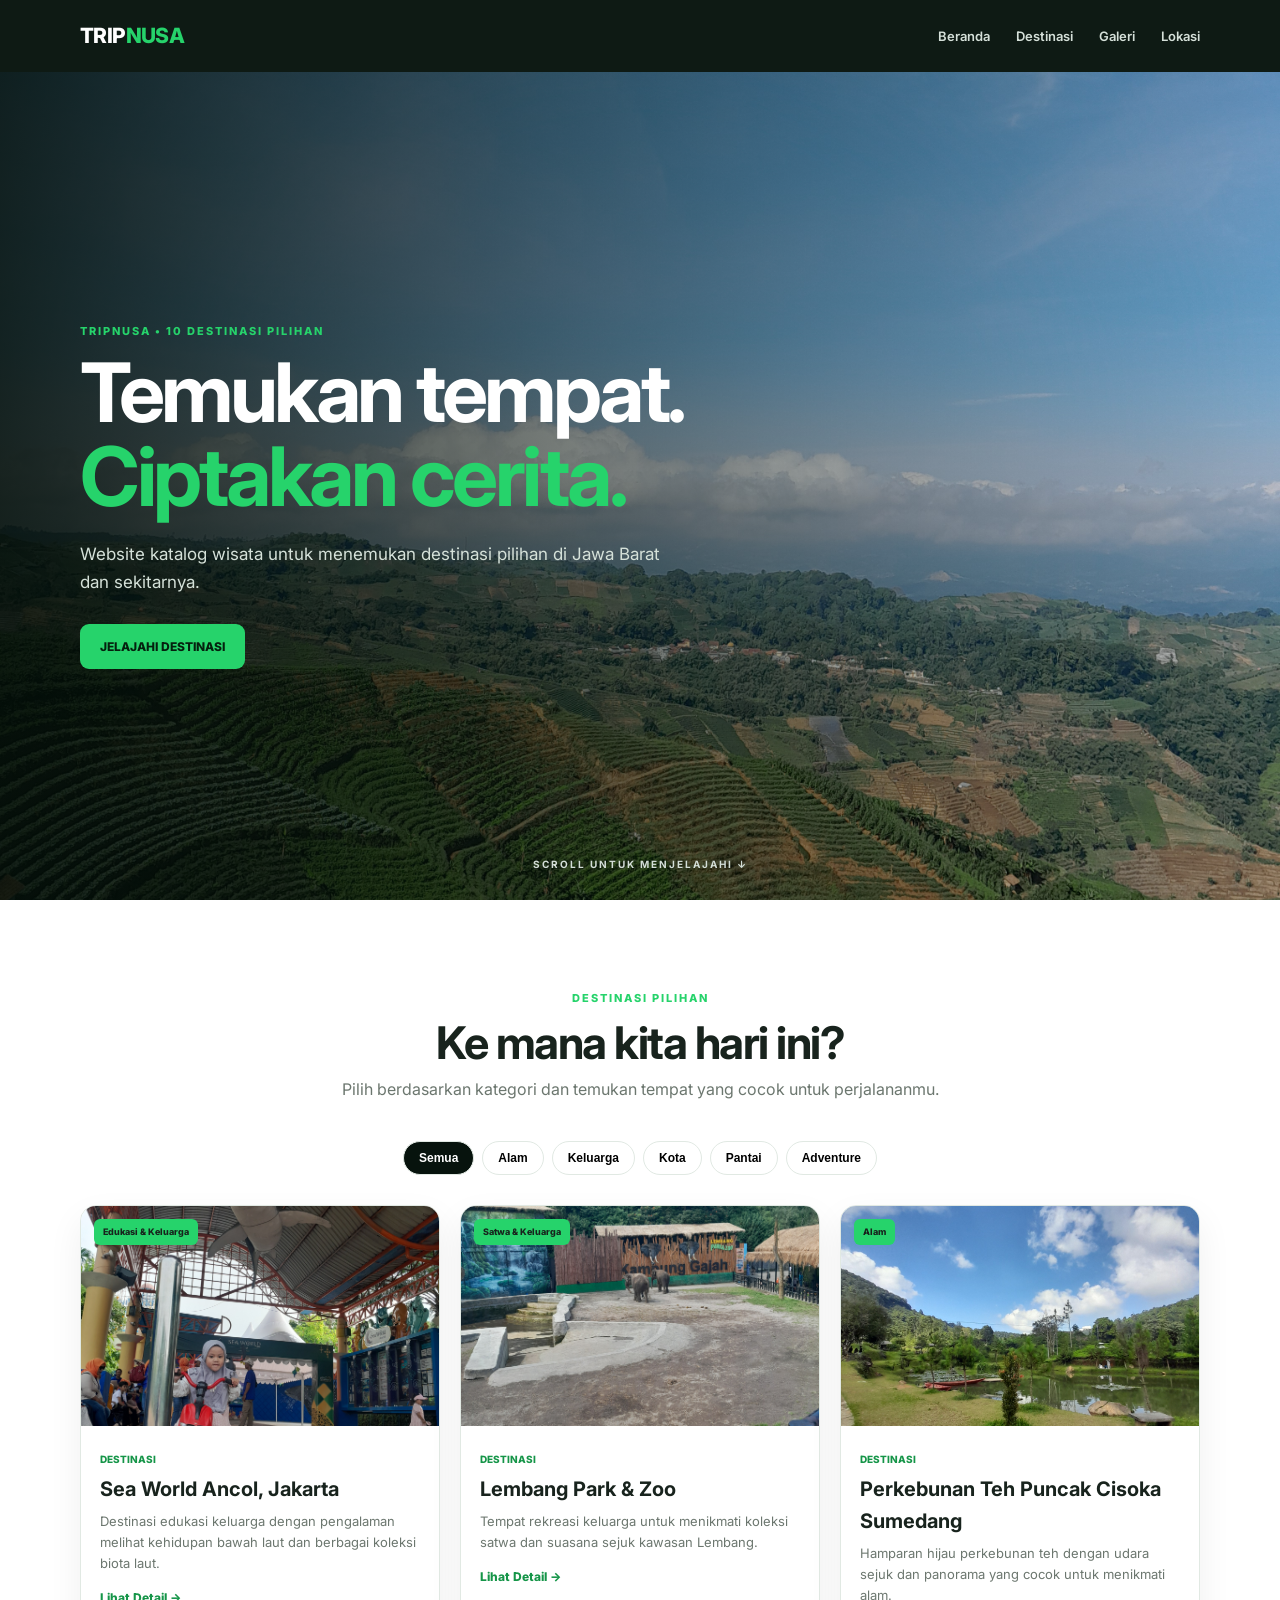
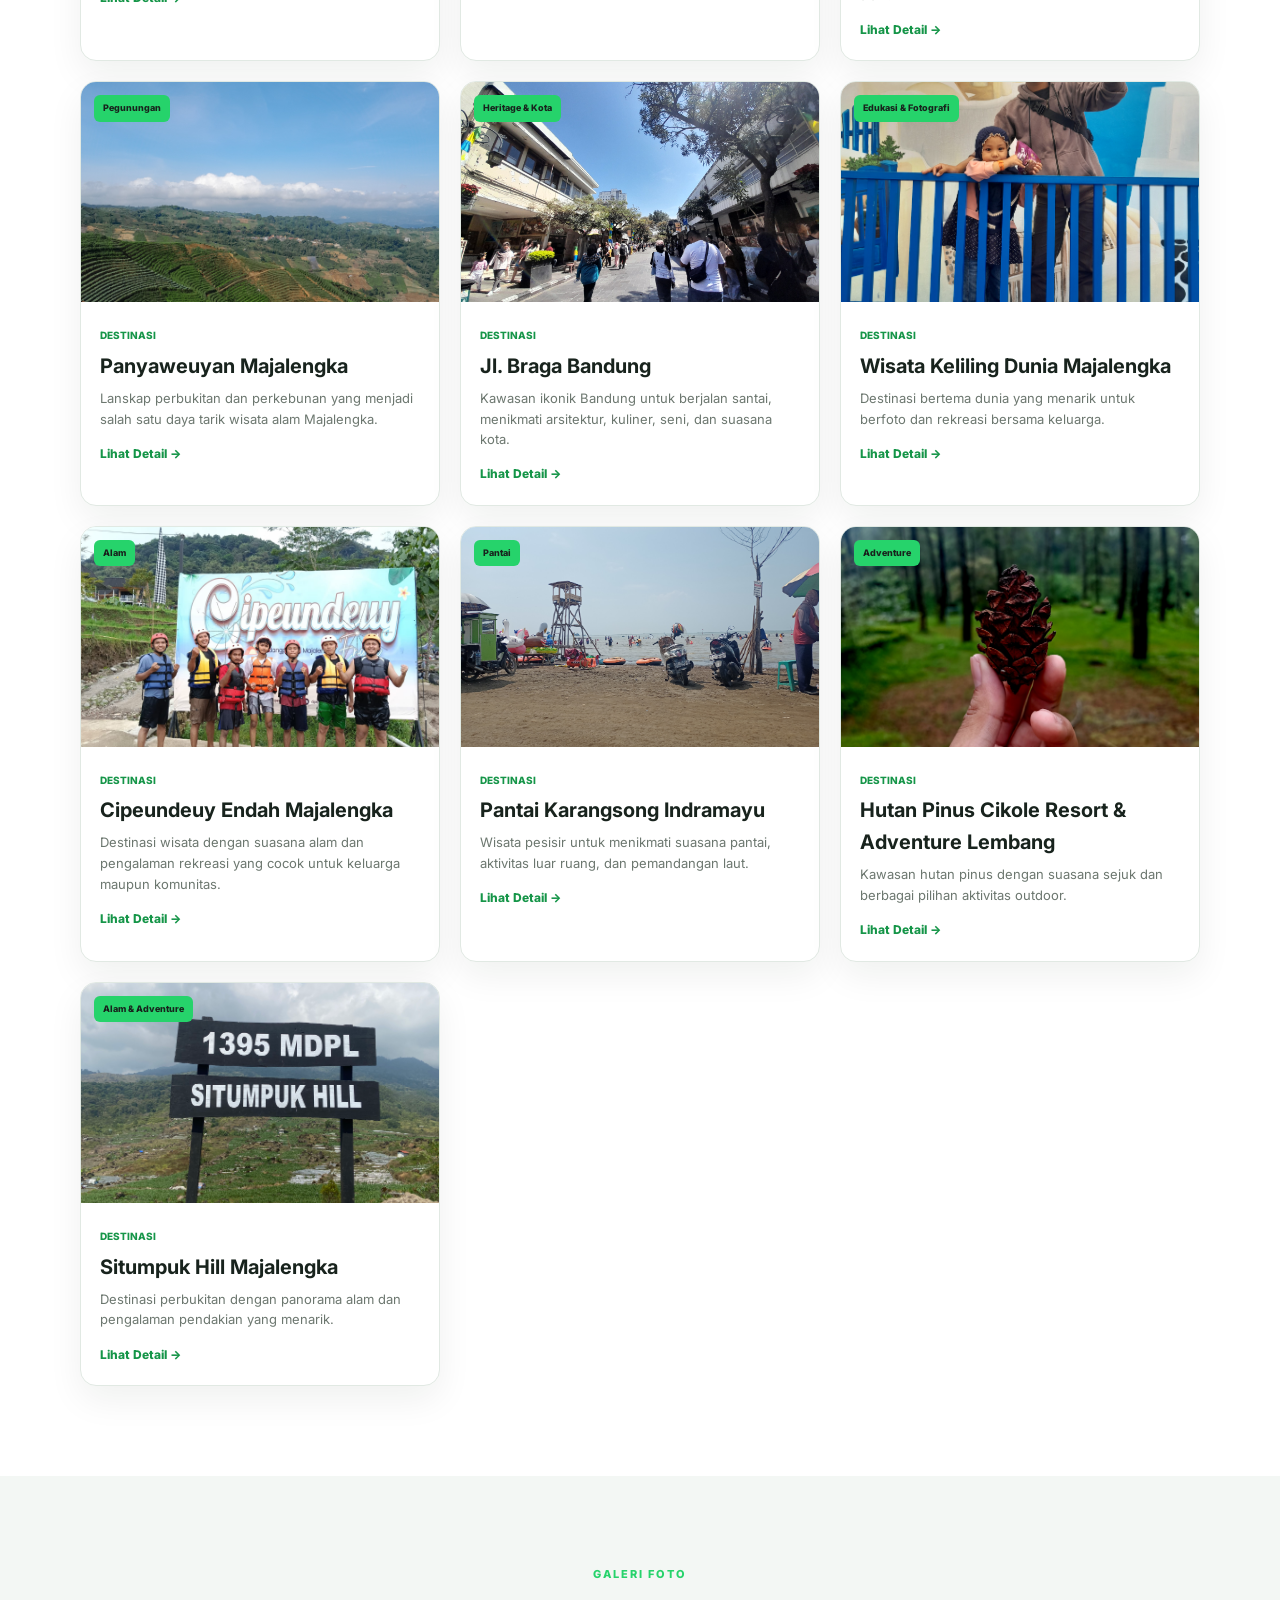
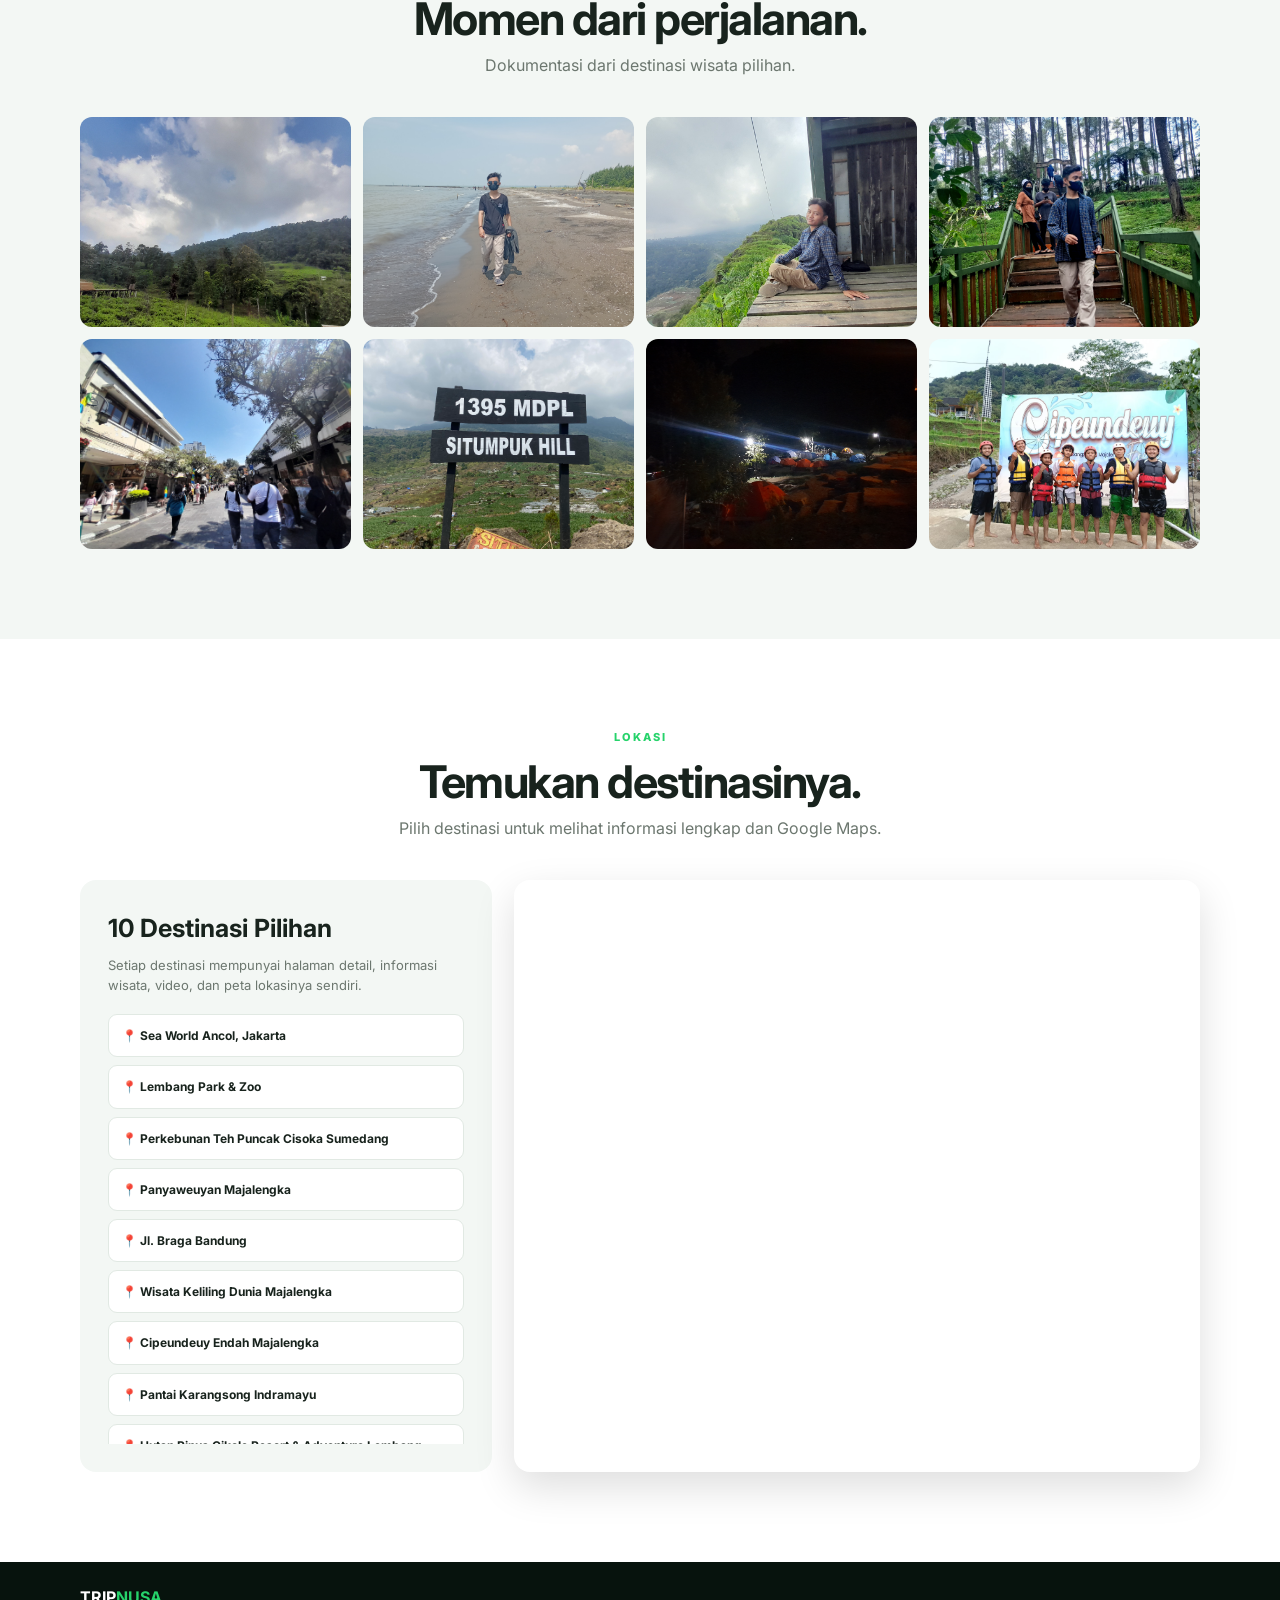
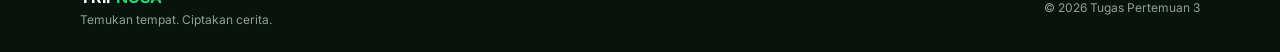
<file: PENGEMBANGAN APLIKASI BERBASIS WEB/TUGAS 3/index.html>
<!doctype html>
<html lang="id">
<head>
<meta charset="UTF-8">
<meta name="viewport" content="width=device-width, initial-scale=1.0">
<title>TRIPNUSA — Destinasi Wisata</title>
<link rel="stylesheet" href="css/style.css">
</head>
<body>
<header class="nav">
  <div class="wrap navin">
    <a class="brand" href="#beranda">TRIP<span>NUSA</span></a>
    <button id="menuBtn" aria-label="Buka menu">☰</button>
    <nav id="nav">
      <a href="#beranda">Beranda</a>
      <a href="#destinasi">Destinasi</a>
      <a href="#galeri">Galeri</a>
      <a href="#lokasi">Lokasi</a>
    </nav>
  </div>
</header>

<section class="hero" id="beranda">
  <div class="heroShade"></div>
  <div class="wrap heroIn">
    <p class="eyebrow">TRIPNUSA • 10 DESTINASI PILIHAN</p>
    <h1>Temukan tempat.<br><em>Ciptakan cerita.</em></h1>
    <p>Website katalog wisata untuk menemukan destinasi pilihan di Jawa Barat dan sekitarnya.</p>
    <a class="btn" href="#destinasi">JELAJAHI DESTINASI</a>
  </div>
  <div class="heroScroll">SCROLL UNTUK MENJELAJAHI ↓</div>
</section>

<section class="section" id="destinasi">
  <div class="wrap">
    <div class="heading">
      <p class="eyebrow">DESTINASI PILIHAN</p>
      <h2>Ke mana kita hari ini?</h2>
      <p>Pilih berdasarkan kategori dan temukan tempat yang cocok untuk perjalananmu.</p>
    </div>
    <div class="filters">
      <button class="filter active" data-filter="all">Semua</button>
      <button class="filter" data-filter="alam">Alam</button>
      <button class="filter" data-filter="keluarga">Keluarga</button>
      <button class="filter" data-filter="kota">Kota</button>
      <button class="filter" data-filter="pantai">Pantai</button>
      <button class="filter" data-filter="adventure">Adventure</button>
    </div>
    <div class="grid" id="destinationGrid"></div>
  </div>
</section>



<section class="section soft" id="galeri">
  <div class="wrap">
    <div class="heading">
      <p class="eyebrow">GALERI FOTO</p>
      <h2>Momen dari perjalanan.</h2>
      <p>Dokumentasi dari destinasi wisata pilihan.</p>
    </div>
    <div class="gallery" id="gallery"></div>
  </div>
</section>

<section class="section" id="lokasi">
  <div class="wrap">
    <div class="heading">
      <p class="eyebrow">LOKASI</p>
      <h2>Temukan destinasinya.</h2>
      <p>Pilih destinasi untuk melihat informasi lengkap dan Google Maps.</p>
    </div>
    <div class="location">
      <div class="locationInfo">
        <h3>10 Destinasi Pilihan</h3>
        <p>Setiap destinasi mempunyai halaman detail, informasi wisata, video, dan peta lokasinya sendiri.</p>
        <div class="locationList" id="locationList"></div>
      </div>
      <div class="map"><iframe src="https://www.google.com/maps?q=Majalengka%2C%20Jawa%20Barat&output=embed" loading="lazy"></iframe></div>
    </div>
  </div>
</section>

<footer>
  <div class="wrap foot">
    <div><b>TRIP<span>NUSA</span></b><p>Temukan tempat. Ciptakan cerita.</p></div>
    <p>© 2026 Tugas Pertemuan 3</p>
  </div>
</footer>
<script src="js/script.js"></script>
</body>
</html>
</file>
<file: PENGEMBANGAN APLIKASI BERBASIS WEB/TUGAS 3/css/style.css>
@import url('https://fonts.googleapis.com/css2?family=Inter:wght@400;500;600;700;800&display=swap');
:root{--g:#26d36b;--d:#07130d;--d2:#0d2116;--t:#18231d;--m:#6c776f;--s:#f3f7f4;--l:#e1e9e3}
*{box-sizing:border-box;margin:0;padding:0;scroll-behavior:smooth}
body{font-family:Inter,Arial,sans-serif;color:var(--t);line-height:1.6;background:#fff}
a{text-decoration:none;color:inherit}.wrap{width:min(1120px,92%);margin:auto}
.nav{position:sticky;top:0;z-index:20;background:rgba(7,19,13,.97);color:#fff}.navin{height:72px;display:flex;align-items:center;justify-content:space-between}.brand{font-weight:800;font-size:21px;letter-spacing:-.6px}.brand span,footer span{color:var(--g)}footer{background:var(--d)}
nav{display:flex;gap:26px}nav a,.back{font-size:13px;color:#d5e0d9;font-weight:600}nav a:hover,.back:hover{color:var(--g)}#menuBtn{display:none;background:none;border:0;color:#fff;font-size:24px}
.hero{min-height:calc(100vh - 72px);height:780px;max-height:900px;display:flex;align-items:center;position:relative;overflow:hidden;color:#fff;background:url('../images/galeri/20240630_092633.jpg') center center/cover no-repeat}.heroShade{position:absolute;inset:0;background:linear-gradient(90deg,rgba(3,14,8,.88) 0%,rgba(3,14,8,.55) 42%,rgba(3,14,8,.12) 100%)}.heroIn{position:relative;z-index:2;padding-top:20px}.hero h1{font-size:clamp(46px,7vw,82px);line-height:1.03;letter-spacing:-3.5px;max-width:820px}.hero h1 em{color:var(--g);font-style:normal}.heroIn>p:not(.eyebrow){max-width:610px;color:#d5e1d9;margin:22px 0 28px;font-size:17px}.heroScroll{position:absolute;bottom:28px;left:50%;transform:translateX(-50%);z-index:2;font-size:10px;letter-spacing:2px;color:#d4ded8;font-weight:700;white-space:nowrap}.eyebrow{color:var(--g);font-size:11px;font-weight:800;letter-spacing:2px;margin-bottom:10px}
.btn{display:inline-flex;align-items:center;justify-content:center;background:var(--g);color:#05200e;padding:13px 20px;border-radius:9px;font-size:12px;font-weight:800;transition:.2s;border:0;cursor:pointer}.btn:hover{transform:translateY(-2px);background:#51e183}
.section{padding:90px 0}.soft{background:var(--s)}.dark{background:var(--d);color:#fff}.heading{text-align:center;max-width:680px;margin:0 auto 38px}.heading h2{font-size:clamp(30px,5vw,45px);line-height:1.1;letter-spacing:-1.5px;margin-bottom:10px}.heading p:last-child{color:var(--m)}.light p:last-child{color:#aebbb3}
.filters{display:flex;justify-content:center;gap:8px;flex-wrap:wrap;margin-bottom:30px}.filter{border:1px solid var(--l);background:#fff;border-radius:30px;padding:9px 15px;font-size:12px;font-weight:700;cursor:pointer}.filter.active,.filter:hover{background:var(--d);color:#fff}.grid{display:grid;grid-template-columns:repeat(3,1fr);gap:20px}.card{border:1px solid var(--l);border-radius:16px;overflow:hidden;background:#fff;box-shadow:0 14px 35px #0b1b1010}.cardImg{height:220px;background-size:cover;background-position:center;position:relative}.tag{position:absolute;left:13px;top:13px;background:var(--g);padding:6px 9px;border-radius:6px;font-size:9px;font-weight:800}.cardBody{padding:19px}.cardBody small{color:#159548;font-size:10px;font-weight:800}.cardBody h3{font-size:20px;margin:3px 0 6px}.cardBody p{font-size:13px;color:var(--m);min-height:42px}.detailLink{display:inline-block;margin-top:14px;color:#159548;font-size:12px;font-weight:800}
.small{padding:11px 16px}
.gallery{display:grid;grid-template-columns:repeat(4,1fr);gap:12px}.gallery img{width:100%;height:210px;object-fit:cover;border-radius:12px}.location{display:grid;grid-template-columns:.75fr 1.25fr;gap:22px}.locationInfo{background:var(--s);padding:28px;border-radius:16px}.locationInfo h3{font-size:25px;margin-bottom:7px}.locationInfo>p{color:var(--m);font-size:13px;margin-bottom:18px}.locationList{display:grid;gap:8px;max-height:430px;overflow:auto}.locationList a{padding:11px 13px;background:#fff;border:1px solid var(--l);border-radius:9px;font-size:12px;font-weight:700}.map{min-height:440px;border-radius:16px;overflow:hidden;box-shadow:0 15px 40px #0002}.map iframe,.video iframe{width:100%;height:100%;border:0}.foot{min-height:90px;display:flex;align-items:center;justify-content:space-between;color:#fff}.foot p{color:#91a097;font-size:12px}
.detailHero{padding:95px 0;background:var(--d);color:#fff}.detailHero h1{font-size:clamp(40px,6vw,65px);line-height:1.05}.detailHero p:last-child{color:#b8c5bd;margin-top:10px}.detail{display:grid;grid-template-columns:1fr 1fr;gap:55px;align-items:start}.detail img#mainImage{width:100%;height:500px;object-fit:cover;border-radius:18px}.thumbs{display:flex;gap:8px;margin-top:9px;overflow:auto}.thumbs img{width:80px;height:60px;object-fit:cover;border-radius:7px;cursor:pointer}.detail h2{font-size:40px;line-height:1.1;margin-bottom:14px}.detail h3{margin:25px 0 10px}.detail>div:nth-child(2)>p:not(.eyebrow){color:var(--m)}.chips{display:flex;flex-wrap:wrap;gap:8px;margin-bottom:25px}.chips span{background:var(--s);border:1px solid var(--l);padding:8px 12px;border-radius:8px;font-size:11px;font-weight:700}
.infoCards{display:grid;grid-template-columns:1fr 1fr;gap:10px;margin:25px 0}.infoCard{padding:15px;border:1px solid var(--l);border-radius:12px;background:var(--s)}.infoCard.wide{grid-column:span 2}.infoCard small{display:block;color:#159548;font-size:9px;font-weight:800;letter-spacing:1px;margin-bottom:4px}.infoCard strong{display:block;font-size:13px;line-height:1.45}.video{aspect-ratio:16/9;max-width:900px;margin:auto;border-radius:16px;overflow:hidden;box-shadow:0 15px 40px #0002}.big{min-height:480px}.ctaPackage{display:flex;justify-content:space-between;align-items:center;gap:30px;padding:30px;border:1px solid var(--l);border-radius:18px;background:var(--s)}.ctaPackage h2{font-size:32px;line-height:1.1;margin:4px 0 8px}.ctaPackage p:not(.eyebrow){color:var(--m);max-width:650px}
.socials{display:flex;flex-wrap:wrap;gap:9px;margin:20px 0 24px}.socials a{display:inline-flex;align-items:center;gap:7px;padding:9px 13px;border:1px solid var(--l);border-radius:9px;background:#fff;color:#18231d;font-size:11px;font-weight:800;transition:.2s}.socials a:hover{border-color:var(--g);color:#159548;transform:translateY(-2px)}
@media(max-width:850px){nav{display:none;position:absolute;top:72px;left:0;width:100%;padding:20px 5%;background:var(--d);flex-direction:column}nav.show{display:flex}#menuBtn{display:block}.grid,.packages,.location,.detail{grid-template-columns:1fr}.gallery{grid-template-columns:repeat(2,1fr)}.hero{min-height:calc(100vh - 72px);height:700px}.heroShade{inset:0}.detail img#mainImage{height:390px}.ctaPackage{flex-direction:column;align-items:flex-start}}
@media(max-width:520px){.gallery{grid-template-columns:1fr}.gallery img{height:250px}.hero h1{letter-spacing:-2px}.hero{height:650px}.heroScroll{font-size:8px}.section{padding:70px 0}.foot{flex-direction:column;justify-content:center;align-items:flex-start;gap:4px}.infoCards{grid-template-columns:1fr}.infoCard.wide{grid-column:auto}.ctaPackage h2{font-size:27px}}

.infoCard span{display:block;margin-top:5px;color:var(--m);font-size:10px;line-height:1.45}.ticketCard{border-color:#b9e8ca;background:#f0fbf4}.ticketCard strong{font-size:18px;color:#12843f}.detailPackages{display:grid;grid-template-columns:repeat(2,1fr);gap:18px}.detailPackage{padding:25px;border:1px solid var(--l);border-radius:16px;background:#fff;box-shadow:0 12px 30px #0b1b1010}.detailPackage small{color:#159548;font-size:9px;font-weight:800;letter-spacing:1px}.detailPackage h3{font-size:21px;margin:6px 0}.detailPackage>strong{display:block;font-size:22px;margin:10px 0}.detailPackage p{color:var(--m);font-size:12px;min-height:38px;margin-bottom:16px}
@media(max-width:850px){.detailPackages{grid-template-columns:1fr}}

/* ===============================
   PAKET DENGAN FOTO
   =============================== */
.detailPackages{grid-template-columns:repeat(2,minmax(0,1fr));gap:22px}
.detailPackage{padding:0;overflow:hidden;display:flex;flex-direction:column;min-width:0}
.packageImage{height:210px;position:relative;background:var(--s);overflow:hidden}
.packageImage img{width:100%;height:100%;object-fit:cover;display:block;transition:transform .35s ease}
.detailPackage:hover .packageImage img{transform:scale(1.04)}
.packageBadge{position:absolute;left:14px;top:14px;background:rgba(255,255,255,.94);color:#159548;border:1px solid #d6ebdc;padding:7px 10px;border-radius:8px;font-size:9px;font-weight:800;letter-spacing:.5px}
.packageContent{padding:22px 24px 24px}
.packageContent h3{font-size:21px;margin:0 0 7px}
.packageContent strong{display:block;font-size:23px;line-height:1.2;margin:7px 0 10px}
.packageContent p{color:var(--m);font-size:12px;min-height:42px;margin-bottom:17px}
.packageContent .btn{width:max-content}
@media(max-width:850px){.detailPackages{grid-template-columns:1fr}.packageImage{height:240px}}


/* ===============================
   MODAL DETAIL PAKET
   =============================== */
.packageLabel{display:block;color:#159548;font-size:9px;font-weight:800;letter-spacing:1px;margin-bottom:4px}
.packageDetailBtn{margin-top:2px}
body.modal-open{overflow:hidden}
.packageModal{position:fixed;inset:0;z-index:1000;display:none;align-items:center;justify-content:center;padding:24px}
.packageModal.show{display:flex}
.packageModalOverlay{position:absolute;inset:0;background:rgba(3,14,8,.72);backdrop-filter:blur(5px)}
.packageModalBox{position:relative;z-index:1;width:min(920px,100%);max-height:90vh;overflow:auto;background:#fff;border-radius:22px;box-shadow:0 30px 80px rgba(0,0,0,.3);animation:packageModalIn .22s ease}
@keyframes packageModalIn{from{opacity:0;transform:translateY(18px) scale(.98)}to{opacity:1;transform:none}}
.packageModalClose{position:absolute;right:16px;top:14px;z-index:3;width:38px;height:38px;border:0;border-radius:50%;background:rgba(7,19,13,.88);color:#fff;font-size:27px;line-height:1;cursor:pointer}
.packageModalGrid{display:grid;grid-template-columns:1fr 1fr}
.packageModalImageWrap{min-height:500px;background:var(--s)}
.packageModalImageWrap img{width:100%;height:100%;min-height:500px;object-fit:cover;display:block}
.packageModalContent{padding:42px 38px}
.packageModalContent h2{font-size:36px;line-height:1.1;margin-bottom:12px}
.modalDescription{color:var(--m);font-size:13px;line-height:1.7;margin-bottom:15px}
.modalPrice{font-size:28px;font-weight:800;color:#159548;margin-bottom:22px}
.modalMeta{display:grid;grid-template-columns:1fr 1fr;gap:10px;margin-bottom:24px}
.modalMeta>div{padding:14px;border:1px solid var(--l);border-radius:11px;background:var(--s)}
.modalMeta span{display:block;color:#159548;font-size:17px;margin-bottom:2px}
.modalMeta b{display:block;font-size:9px;color:#159548;text-transform:uppercase;letter-spacing:1px}
.modalMeta strong{display:block;font-size:12px;margin-top:2px}
.modalFacilities h3{font-size:17px;margin-bottom:9px}
.modalFacilities ul{padding-left:19px;margin-bottom:25px;color:var(--m);font-size:12px;line-height:2}
.modalWa{width:100%}
@media(max-width:700px){
  .packageModal{padding:12px}
  .packageModalBox{max-height:94vh;border-radius:17px}
  .packageModalGrid{grid-template-columns:1fr}
  .packageModalImageWrap,.packageModalImageWrap img{min-height:260px;height:260px}
  .packageModalContent{padding:28px 22px 25px}
  .packageModalContent h2{font-size:29px}
  .modalPrice{font-size:24px}
}
@media(max-width:420px){.modalMeta{grid-template-columns:1fr}}
</file>
